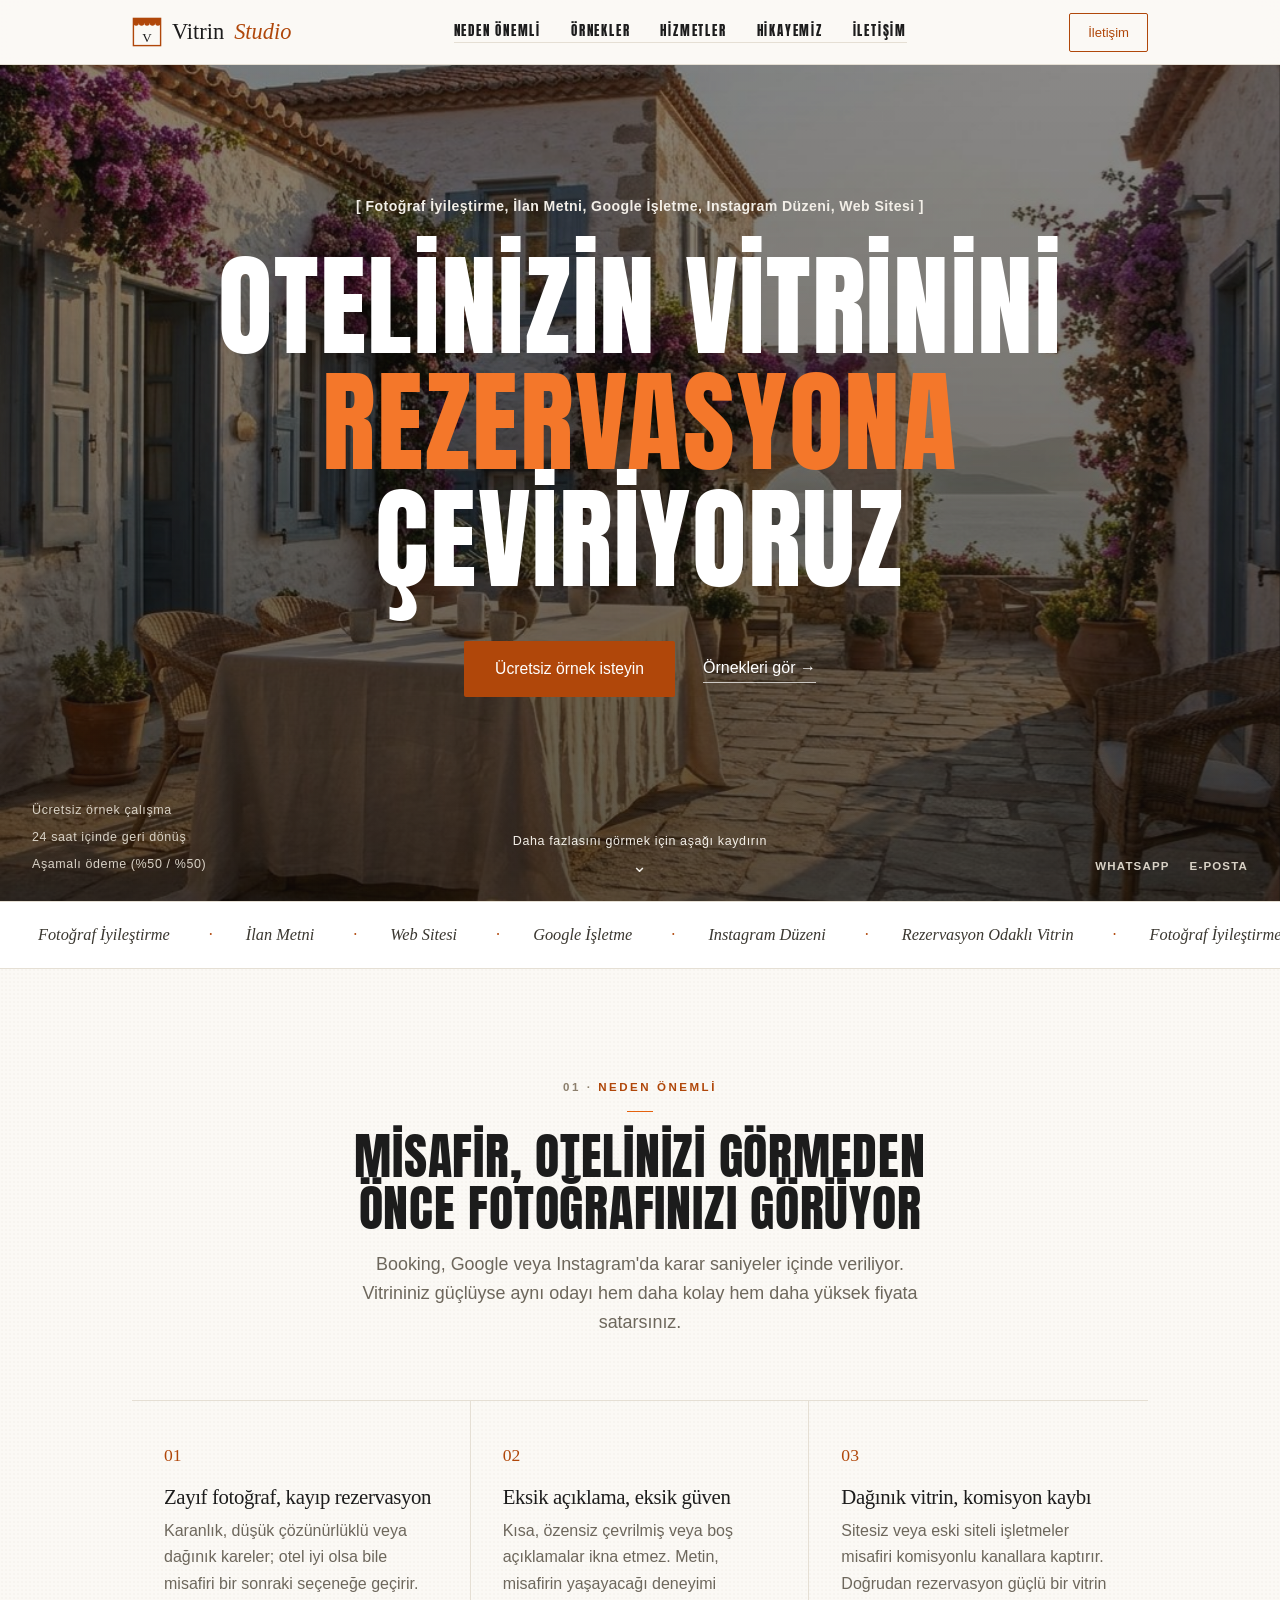
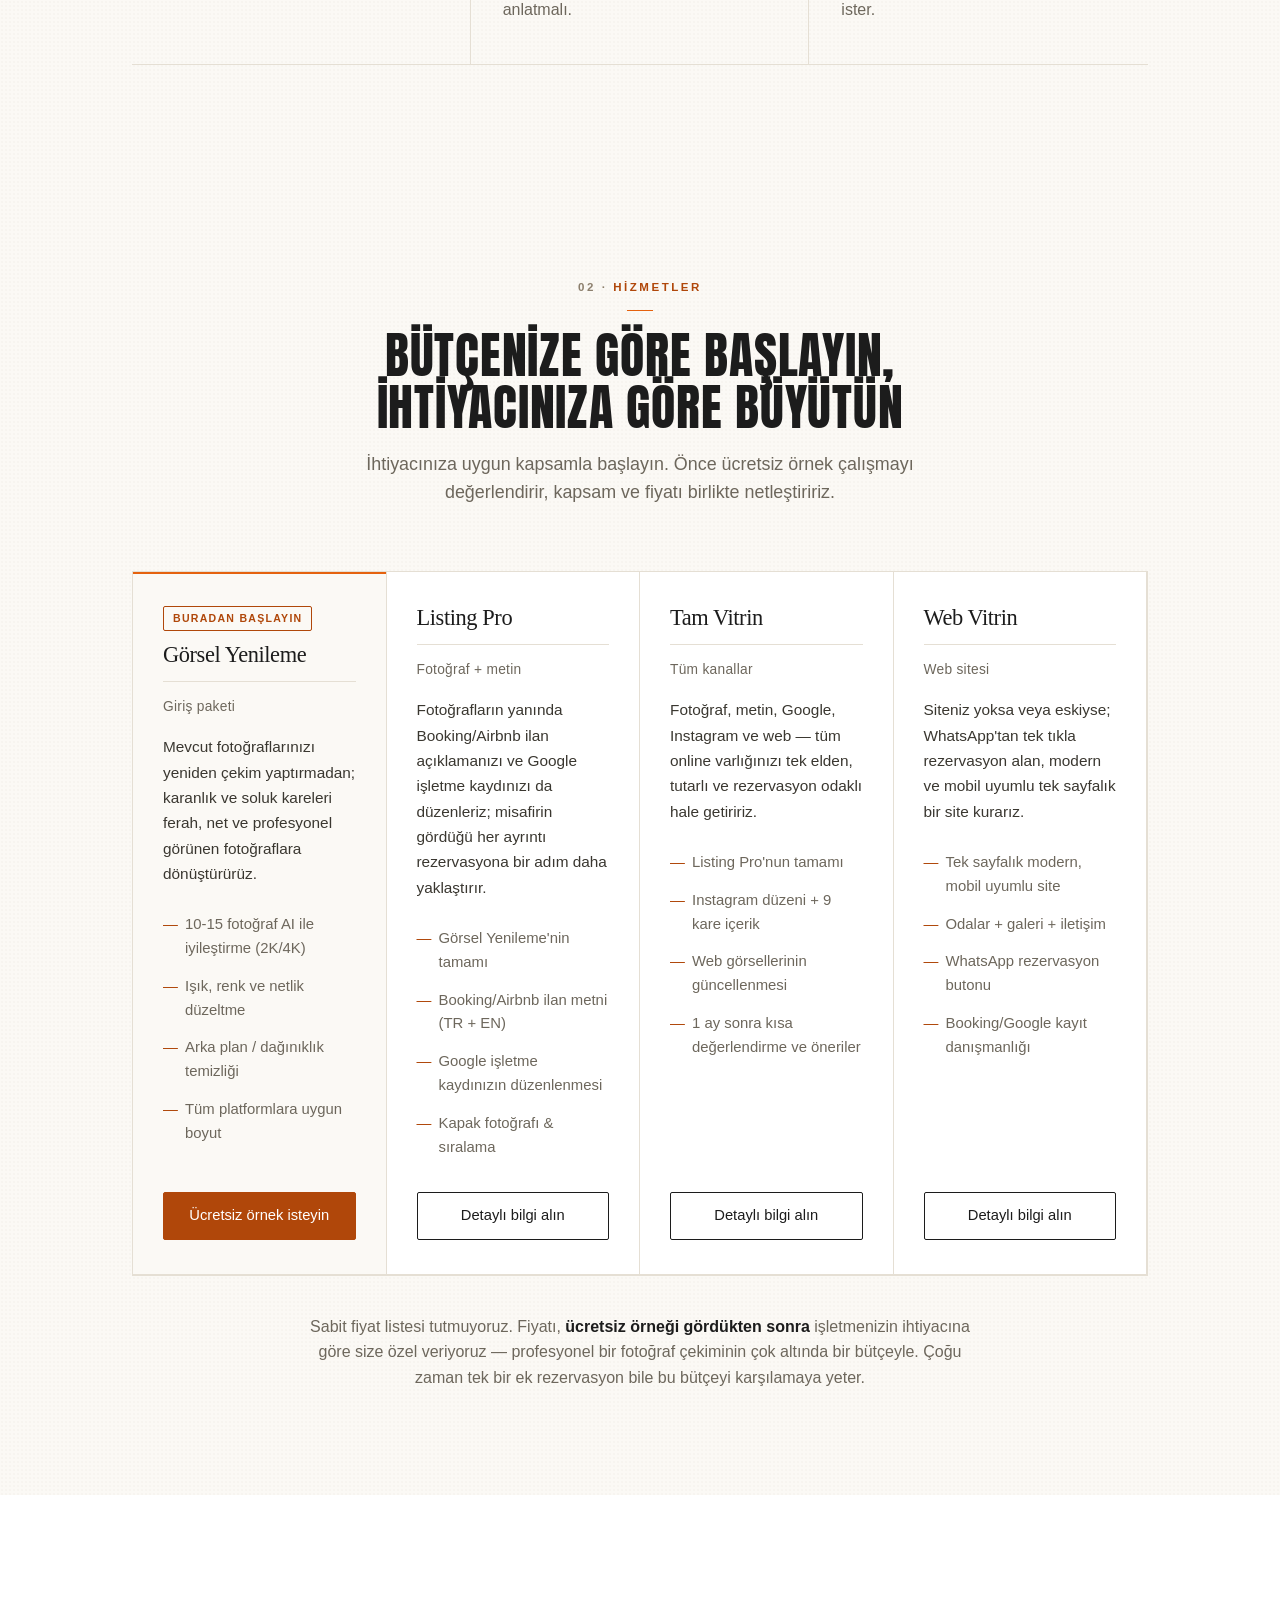
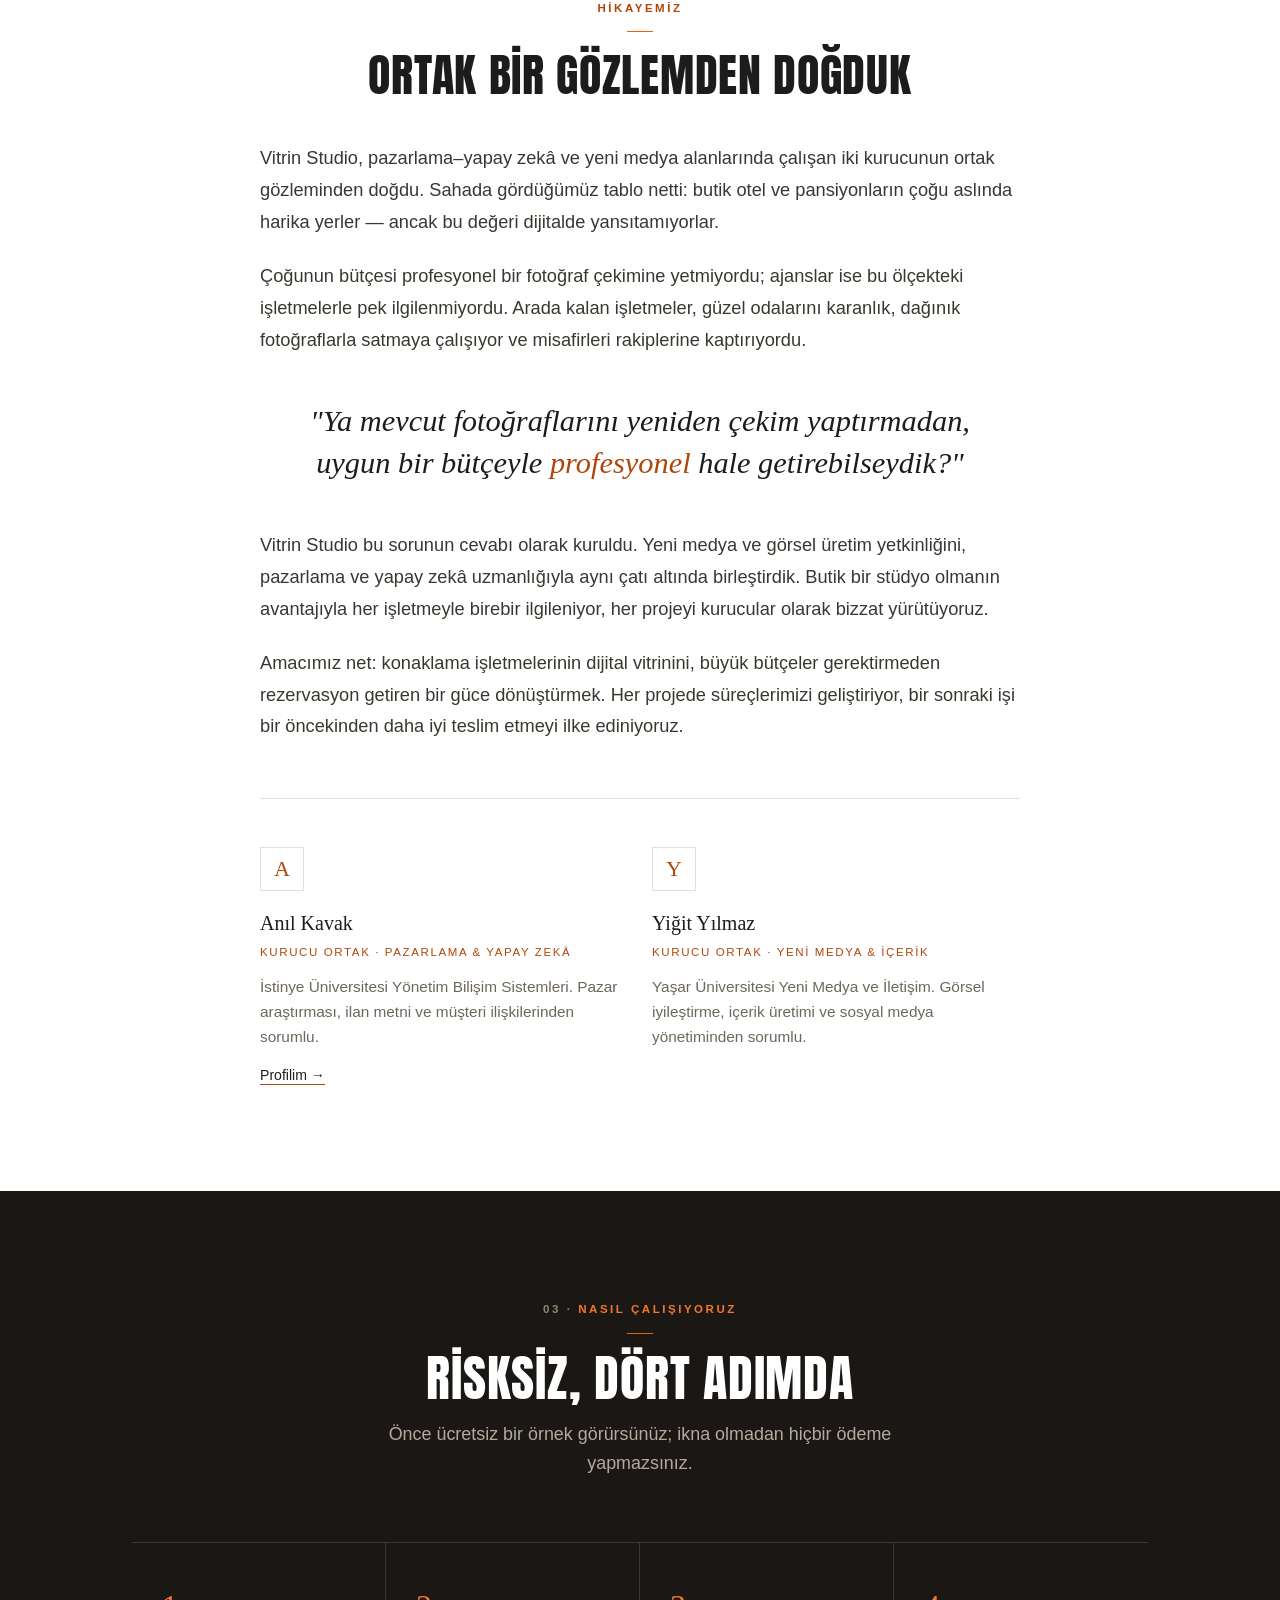
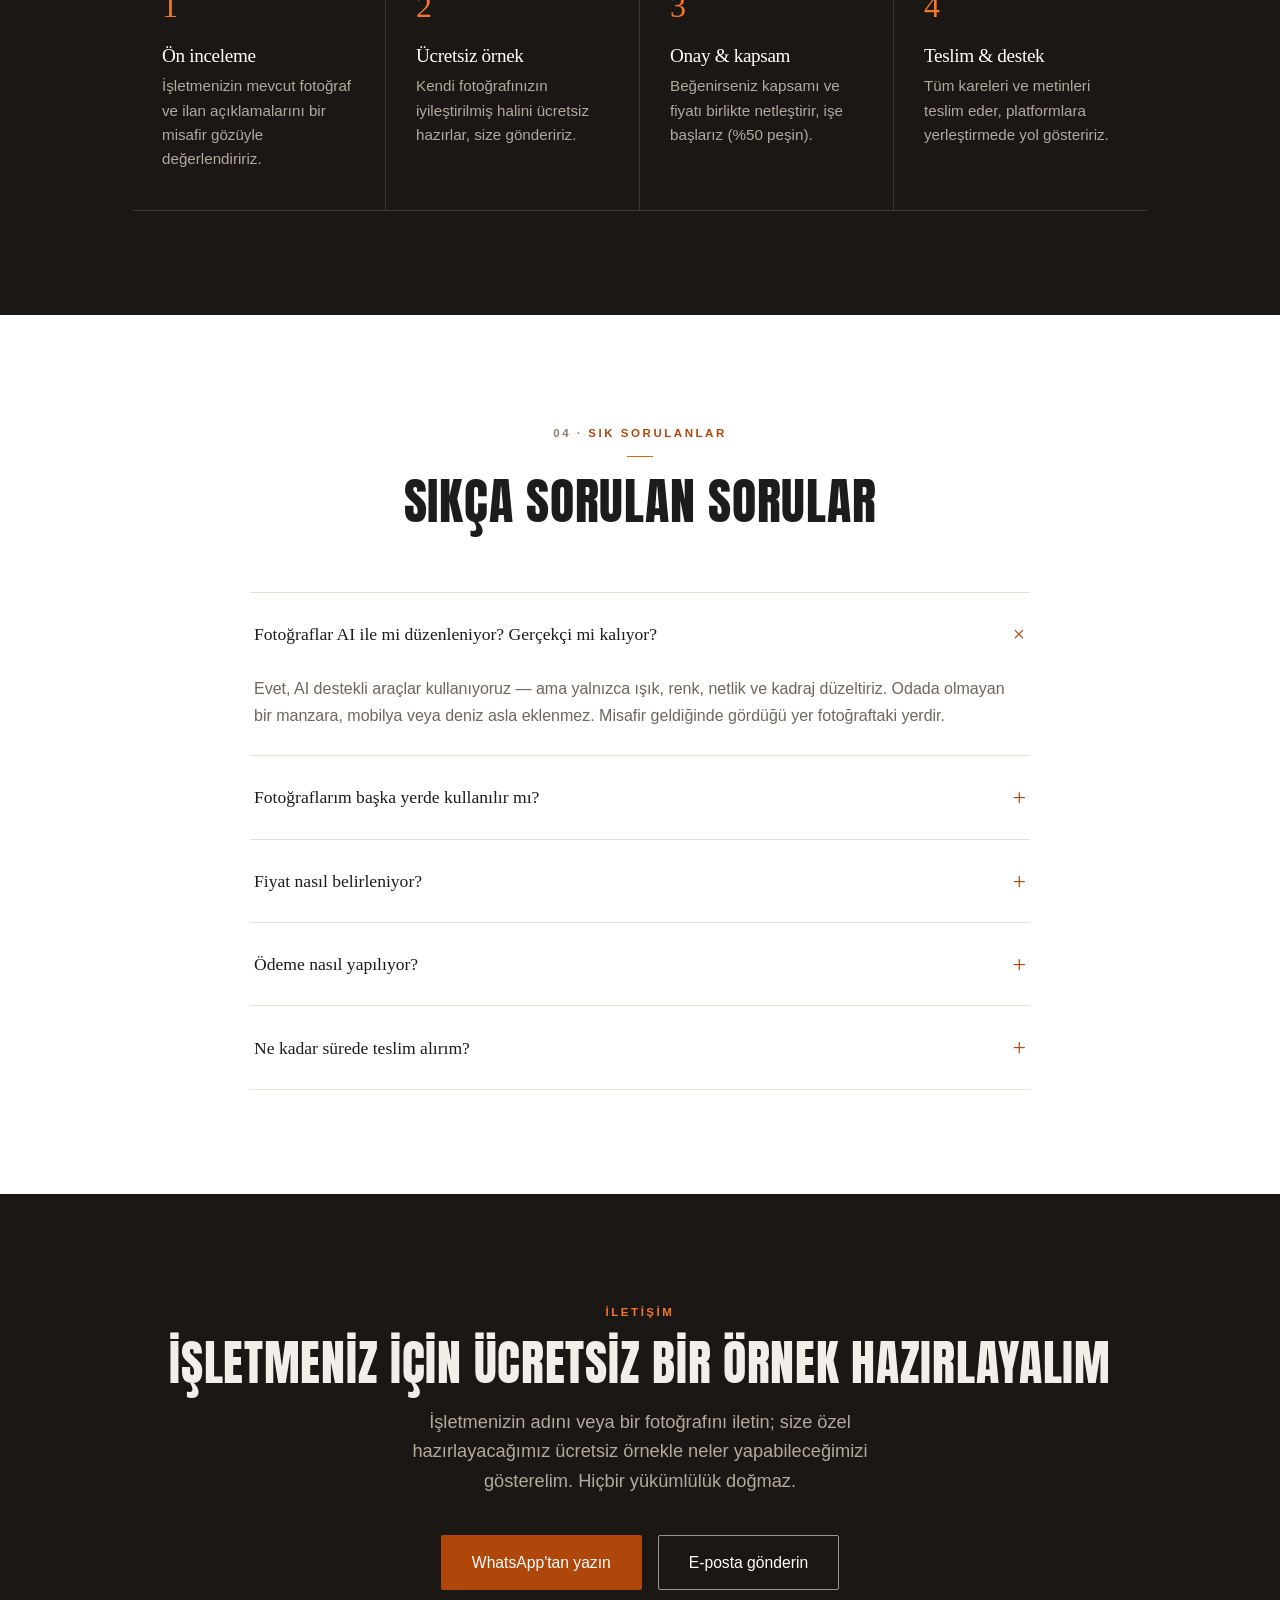
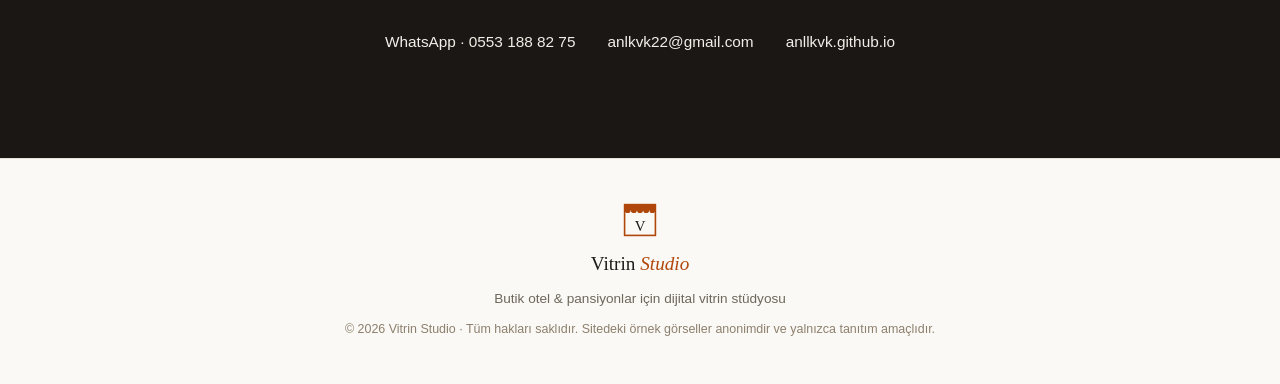
<file: index.html>
<!DOCTYPE html>
<html lang="tr">
<head>
<meta charset="UTF-8">
<meta name="viewport" content="width=device-width, initial-scale=1.0">
<title>Vitrin Studio — Butik Otellerin Dijital Vitrinini Rezervasyona Çeviriyoruz</title>
<meta name="description" content="Vitrin Studio: Butik otel ve pansiyonlar için AI destekli fotoğraf iyileştirme, ilan metni ve web sitesi hizmetleri. Ücretsiz örnek çalışmayla tanışın.">
<link rel="canonical" href="https://anllkvk.github.io/vitrinstudio/">
<meta name="theme-color" content="#b0470a">
<meta property="og:type" content="website">
<meta property="og:locale" content="tr_TR">
<meta property="og:site_name" content="Vitrin Studio">
<meta property="og:title" content="Vitrin Studio — Butik Otellerin Dijital Vitrini">
<meta property="og:description" content="AI destekli fotoğraf iyileştirme, ilan metni ve web sitesi hizmetleri. Ücretsiz örnek çalışmayla tanışın.">
<meta property="og:url" content="https://anllkvk.github.io/vitrinstudio/">
<meta property="og:image" content="https://anllkvk.github.io/vitrinstudio/img/og-kapak.jpg">
<meta property="og:image:width" content="1200">
<meta property="og:image:height" content="630">
<meta property="og:image:alt" content="AI ile iyileştirilmiş otel kahvaltı alanı fotoğrafı — Vitrin Studio örnek çalışması">
<meta name="twitter:card" content="summary_large_image">
<meta name="twitter:title" content="Vitrin Studio — Butik Otellerin Dijital Vitrini">
<meta name="twitter:description" content="AI destekli fotoğraf iyileştirme, ilan metni ve web sitesi hizmetleri. Ücretsiz örnek çalışmayla tanışın.">
<meta name="twitter:image" content="https://anllkvk.github.io/vitrinstudio/img/og-kapak.jpg">
<script type="application/ld+json">
{
  "@context": "https://schema.org",
  "@type": "ProfessionalService",
  "name": "Vitrin Studio",
  "description": "Butik otel ve pansiyonlar için AI destekli fotoğraf iyileştirme, ilan metni ve web sitesi hizmetleri.",
  "url": "https://anllkvk.github.io/vitrinstudio/",
  "image": "https://anllkvk.github.io/vitrinstudio/img/og-kapak.jpg",
  "telephone": "+90-553-188-82-75",
  "email": "anlkvk22@gmail.com",
  "areaServed": "TR",
  "knowsLanguage": ["tr", "en"],
  "founder": [
    { "@type": "Person", "name": "Anıl Kavak", "url": "https://anllkvk.github.io" },
    { "@type": "Person", "name": "Yiğit Yılmaz" }
  ]
}
</script>
<script type="application/ld+json">
{
  "@context": "https://schema.org",
  "@type": "FAQPage",
  "mainEntity": [
    {
      "@type": "Question",
      "name": "Fotoğraflar AI ile mi düzenleniyor? Gerçekçi mi kalıyor?",
      "acceptedAnswer": { "@type": "Answer", "text": "Evet, AI destekli araçlar kullanıyoruz — ama yalnızca ışık, renk, netlik ve kadraj düzeltiriz. Odada olmayan bir manzara, mobilya veya deniz asla eklenmez. Misafir geldiğinde gördüğü yer fotoğraftaki yerdir." }
    },
    {
      "@type": "Question",
      "name": "Fotoğraflarım başka yerde kullanılır mı?",
      "acceptedAnswer": { "@type": "Answer", "text": "Size hazırladığımız ön izleme size özeldir; işletmenizle ilişkilendirilerek izniniz olmadan paylaşılmaz. Sitemizdeki örnekler ise anonimdir — hiçbir işletme adı, konum veya kimlik bilgisi içermez." }
    },
    {
      "@type": "Question",
      "name": "Fiyat nasıl belirleniyor?",
      "acceptedAnswer": { "@type": "Answer", "text": "Sabit bir fiyat listesi tutmuyoruz. Önce ücretsiz örneği görürsünüz; beğenirseniz işletmenizin ihtiyacına göre size özel bir fiyat veririz. Profesyonel bir çekimin çok altında bir bütçedir; çoğu zaman tek bir ek rezervasyon bile masrafı karşılar." }
    },
    {
      "@type": "Question",
      "name": "Ödeme nasıl yapılıyor?",
      "acceptedAnswer": { "@type": "Answer", "text": "%50 peşin, %50 teslimde havale/EFT ile. İş tesliminde basit bir teslim özeti paylaşırız. Detayları görüşmede netleştiririz." }
    },
    {
      "@type": "Question",
      "name": "Ne kadar sürede teslim alırım?",
      "acceptedAnswer": { "@type": "Answer", "text": "Kapsam ve iş büyüklüğüne göre değişir; görsel iyileştirme genellikle birkaç iş günü içinde teslim edilir. Görüşmede net bir tarih veririz." }
    }
  ]
}
</script>
<link rel="icon" href="data:image/svg+xml,%3Csvg xmlns='http://www.w3.org/2000/svg' viewBox='0 0 64 64'%3E%3Crect width='64' height='64' fill='%23fbf9f5'/%3E%3Crect x='3' y='3' width='58' height='58' fill='%23fbf9f5' stroke='%23b0470a' stroke-width='3'/%3E%3Cg fill='%23b0470a'%3E%3Crect x='3' y='3' width='58' height='10'/%3E%3Ccircle cx='8.8' cy='13' r='5.8'/%3E%3Ccircle cx='20.4' cy='13' r='5.8'/%3E%3Ccircle cx='32' cy='13' r='5.8'/%3E%3Ccircle cx='43.6' cy='13' r='5.8'/%3E%3Ccircle cx='55.2' cy='13' r='5.8'/%3E%3C/g%3E%3Ctext x='32' y='53' font-size='28' text-anchor='middle' fill='%231c1c1c' font-family='Georgia,serif'%3EV%3C/text%3E%3C/svg%3E">
<link rel="preload" href="fonts/anton-latin-ext.woff2" as="font" type="font/woff2" crossorigin>
<link rel="preload" href="fonts/anton-latin.woff2" as="font" type="font/woff2" crossorigin>
<link rel="stylesheet" href="css/stil.css">
</head>
<body>
<a href="#main" class="skip">İçeriğe geç</a>

<nav>
  <div class="nav-in">
    <a href="#" class="logo"><img src="img/logo.svg" alt="" width="30" height="30">Vitrin <em>Studio</em></a>
    <details class="mnav" open>
      <summary aria-label="Menü">Menü</summary>
      <div class="nav-links">
        <a href="#deger">Neden Önemli</a>
        <a href="ornekler.html">Örnekler</a>
        <a href="#hizmetler">Hizmetler</a>
        <a href="#hikaye">Hikayemiz</a>
        <a href="#iletisim">İletişim</a>
      </div>
    </details>
    <a href="https://wa.me/905531888275" class="nav-cta" target="_blank" rel="noopener">İletişim</a>
  </div>
</nav>

<!-- HERO -->
<header class="hero">
  <img class="hero-bg" src="img/hero.jpg" alt="" width="1376" height="768" fetchpriority="high" decoding="async">
  <div class="hero-in">
    <p class="hero-brkt">[ Fotoğraf İyileştirme, İlan Metni, Google İşletme, Instagram Düzeni, Web Sitesi ]</p>
    <h1>Otelinizin vitrinini <em>rezervasyona</em> çeviriyoruz</h1>
    <div class="hero-cta">
      <a href="https://wa.me/905531888275?text=Merhaba,%20i%C5%9Fletmem%20i%C3%A7in%20%C3%BCcretsiz%20%C3%B6rnek%20istiyorum." class="btn btn-orange" target="_blank" rel="noopener">Ücretsiz örnek isteyin</a>
      <a href="ornekler.html" class="arrow">Örnekleri gör →</a>
    </div>
  </div>
  <div class="hero-alt">
    <div class="hero-mini">
      <span>Ücretsiz örnek çalışma</span>
      <span>24 saat içinde geri dönüş</span>
      <span>Aşamalı ödeme (%50 / %50)</span>
    </div>
    <a class="hero-scroll" href="#deger"><span>Daha fazlasını görmek için aşağı kaydırın</span><span class="ok">⌄</span></a>
    <div class="hero-soc">
      <a href="https://wa.me/905531888275" target="_blank" rel="noopener">WhatsApp</a>
      <a href="mailto:anlkvk22@gmail.com">E-posta</a>
    </div>
  </div>
</header>

<div class="marquee" aria-hidden="true">
  <div class="marquee-in">
    <span>Fotoğraf İyileştirme</span><span>İlan Metni</span><span>Web Sitesi</span><span>Google İşletme</span><span>Instagram Düzeni</span><span>Rezervasyon Odaklı Vitrin</span>
    <span>Fotoğraf İyileştirme</span><span>İlan Metni</span><span>Web Sitesi</span><span>Google İşletme</span><span>Instagram Düzeni</span><span>Rezervasyon Odaklı Vitrin</span>
  </div>
</div>

<main id="main">

<!-- DEĞER -->
<section id="deger">
  <div class="wrap">
    <div class="sec-head">
      <span class="kicker">Neden Önemli</span>
      <h2>Misafir, otelinizi görmeden önce fotoğrafınızı görüyor</h2>
      <p>Booking, Google veya Instagram'da karar saniyeler içinde veriliyor. Vitrininiz güçlüyse
        aynı odayı hem daha kolay hem daha yüksek fiyata satarsınız.</p>
    </div>
    <div class="grid-3">
      <div class="val"><div class="num">01</div><h3>Zayıf fotoğraf, kayıp rezervasyon</h3><p>Karanlık, düşük çözünürlüklü veya dağınık kareler; otel iyi olsa bile misafiri bir sonraki seçeneğe geçirir.</p></div>
      <div class="val"><div class="num">02</div><h3>Eksik açıklama, eksik güven</h3><p>Kısa, özensiz çevrilmiş veya boş açıklamalar ikna etmez. Metin, misafirin yaşayacağı deneyimi anlatmalı.</p></div>
      <div class="val"><div class="num">03</div><h3>Dağınık vitrin, komisyon kaybı</h3><p>Sitesiz veya eski siteli işletmeler misafiri komisyonlu kanallara kaptırır. Doğrudan rezervasyon güçlü bir vitrin ister.</p></div>
    </div>
  </div>
</section>



<!-- HİZMETLER -->
<section id="hizmetler">
  <div class="wrap">
    <div class="sec-head">
      <span class="kicker">Hizmetler</span>
      <h2>Bütçenize göre başlayın, ihtiyacınıza göre büyütün</h2>
      <p>İhtiyacınıza uygun kapsamla başlayın. Önce ücretsiz örnek çalışmayı değerlendirir,
        kapsam ve fiyatı birlikte netleştiririz.</p>
    </div>
    <div class="paketler">
      <div class="paket one">
        <div class="rozet">Buradan başlayın</div>
        <h3>Görsel Yenileme</h3>
        <div class="scope">Giriş paketi</div>
        <div class="oneri">Mevcut fotoğraflarınızı yeniden çekim yaptırmadan; karanlık ve soluk kareleri ferah, net ve profesyonel görünen fotoğraflara dönüştürürüz.</div>
        <ul>
          <li>10-15 fotoğraf AI ile iyileştirme (2K/4K)</li>
          <li>Işık, renk ve netlik düzeltme</li>
          <li>Arka plan / dağınıklık temizliği</li>
          <li>Tüm platformlara uygun boyut</li>
        </ul>
        <a href="https://wa.me/905531888275?text=G%C3%B6rsel%20Yenileme%20paketi%20hakk%C4%B1nda%20bilgi%20almak%20istiyorum." class="paket-cta" target="_blank" rel="noopener">Ücretsiz örnek isteyin</a>
      </div>
      <div class="paket">
        <h3>Listing Pro</h3>
        <div class="scope">Fotoğraf + metin</div>
        <div class="oneri">Fotoğrafların yanında Booking/Airbnb ilan açıklamanızı ve Google işletme kaydınızı da düzenleriz; misafirin gördüğü her ayrıntı rezervasyona bir adım daha yaklaştırır.</div>
        <ul>
          <li>Görsel Yenileme'nin tamamı</li>
          <li>Booking/Airbnb ilan metni (TR + EN)</li>
          <li>Google işletme kaydınızın düzenlenmesi</li>
          <li>Kapak fotoğrafı &amp; sıralama</li>
        </ul>
        <a href="https://wa.me/905531888275?text=Listing%20Pro%20paketi%20hakk%C4%B1nda%20bilgi%20almak%20istiyorum." class="paket-cta" target="_blank" rel="noopener">Detaylı bilgi alın</a>
      </div>
      <div class="paket">
        <h3>Tam Vitrin</h3>
        <div class="scope">Tüm kanallar</div>
        <div class="oneri">Fotoğraf, metin, Google, Instagram ve web — tüm online varlığınızı tek elden, tutarlı ve rezervasyon odaklı hale getiririz.</div>
        <ul>
          <li>Listing Pro'nun tamamı</li>
          <li>Instagram düzeni + 9 kare içerik</li>
          <li>Web görsellerinin güncellenmesi</li>
          <li>1 ay sonra kısa değerlendirme ve öneriler</li>
        </ul>
        <a href="https://wa.me/905531888275?text=Tam%20Vitrin%20paketi%20hakk%C4%B1nda%20bilgi%20almak%20istiyorum." class="paket-cta" target="_blank" rel="noopener">Detaylı bilgi alın</a>
      </div>
      <div class="paket">
        <h3>Web Vitrin</h3>
        <div class="scope">Web sitesi</div>
        <div class="oneri">Siteniz yoksa veya eskiyse; WhatsApp'tan tek tıkla rezervasyon alan, modern ve mobil uyumlu tek sayfalık bir site kurarız.</div>
        <ul>
          <li>Tek sayfalık modern, mobil uyumlu site</li>
          <li>Odalar + galeri + iletişim</li>
          <li>WhatsApp rezervasyon butonu</li>
          <li>Booking/Google kayıt danışmanlığı</li>
        </ul>
        <a href="https://wa.me/905531888275?text=Web%20Vitrin%20hizmeti%20hakk%C4%B1nda%20bilgi%20almak%20istiyorum." class="paket-cta" target="_blank" rel="noopener">Detaylı bilgi alın</a>
      </div>
    </div>
    <p class="fiyat-note">Sabit fiyat listesi tutmuyoruz. Fiyatı, <b>ücretsiz örneği gördükten sonra</b> işletmenizin
      ihtiyacına göre size özel veriyoruz — profesyonel bir fotoğraf çekiminin çok altında bir bütçeyle.
      Çoğu zaman tek bir ek rezervasyon bile bu bütçeyi karşılamaya yeter.</p>
  </div>
</section>

<!-- HİKAYEMİZ -->
<section id="hikaye" class="alt">
  <div class="wrap hikaye">
    <div class="hikaye-in">
      <span class="kicker">Hikayemiz</span>
      <h2>Ortak bir gözlemden doğduk</h2>
      <p>Vitrin Studio, pazarlama–yapay zekâ ve yeni medya alanlarında çalışan iki kurucunun
        ortak gözleminden doğdu. Sahada gördüğümüz tablo netti: butik otel ve pansiyonların çoğu
        aslında harika yerler — ancak bu değeri dijitalde yansıtamıyorlar.</p>
      <p>Çoğunun bütçesi profesyonel bir fotoğraf çekimine yetmiyordu; ajanslar ise bu ölçekteki
        işletmelerle pek ilgilenmiyordu. Arada kalan işletmeler, güzel odalarını karanlık, dağınık
        fotoğraflarla satmaya çalışıyor ve misafirleri rakiplerine kaptırıyordu.</p>
      <div class="quote">"Ya mevcut fotoğraflarını yeniden çekim yaptırmadan, uygun bir bütçeyle
        <span>profesyonel</span> hale getirebilseydik?"</div>
      <p>Vitrin Studio bu sorunun cevabı olarak kuruldu. Yeni medya ve görsel üretim yetkinliğini,
        pazarlama ve yapay zekâ uzmanlığıyla aynı çatı altında birleştirdik. Butik bir stüdyo
        olmanın avantajıyla her işletmeyle birebir ilgileniyor, her projeyi kurucular olarak
        bizzat yürütüyoruz.</p>
      <p>Amacımız net: konaklama işletmelerinin dijital vitrinini, büyük bütçeler gerektirmeden
        rezervasyon getiren bir güce dönüştürmek. Her projede süreçlerimizi geliştiriyor, bir
        sonraki işi bir öncekinden daha iyi teslim etmeyi ilke ediniyoruz.</p>

      <div class="kurucular">
        <div class="kurucu">
          <div class="mono">A</div>
          <div class="ad">Anıl Kavak</div>
          <div class="unvan">Kurucu Ortak · Pazarlama &amp; Yapay Zekâ</div>
          <p>İstinye Üniversitesi Yönetim Bilişim Sistemleri. Pazar araştırması, ilan metni ve
            müşteri ilişkilerinden sorumlu.</p>
          <a href="https://anllkvk.github.io" target="_blank" rel="noopener">Profilim →</a>
        </div>
        <div class="kurucu">
          <div class="mono">Y</div>
          <div class="ad">Yiğit Yılmaz</div>
          <div class="unvan">Kurucu Ortak · Yeni Medya &amp; İçerik</div>
          <p>Yaşar Üniversitesi Yeni Medya ve İletişim. Görsel iyileştirme, içerik üretimi ve
            sosyal medya yönetiminden sorumlu.</p>
        </div>
      </div>
    </div>
  </div>
</section>

<!-- SÜREÇ -->
<section id="surec" class="dark">
  <div class="wrap">
    <div class="sec-head">
      <span class="kicker">Nasıl Çalışıyoruz</span>
      <h2 style="color:#fff">Risksiz, dört adımda</h2>
      <p>Önce ücretsiz bir örnek görürsünüz; ikna olmadan hiçbir ödeme yapmazsınız.</p>
    </div>
    <div class="steps">
      <div class="step"><div class="no">1</div><h3>Ön inceleme</h3><p>İşletmenizin mevcut fotoğraf ve ilan açıklamalarını bir misafir gözüyle değerlendiririz.</p></div>
      <div class="step"><div class="no">2</div><h3>Ücretsiz örnek</h3><p>Kendi fotoğrafınızın iyileştirilmiş halini ücretsiz hazırlar, size göndeririz.</p></div>
      <div class="step"><div class="no">3</div><h3>Onay &amp; kapsam</h3><p>Beğenirseniz kapsamı ve fiyatı birlikte netleştirir, işe başlarız (%50 peşin).</p></div>
      <div class="step"><div class="no">4</div><h3>Teslim &amp; destek</h3><p>Tüm kareleri ve metinleri teslim eder, platformlara yerleştirmede yol gösteririz.</p></div>
    </div>
  </div>
</section>

<!-- SSS -->
<section id="sss" class="alt">
  <div class="wrap">
    <div class="sec-head">
      <span class="kicker">Sık Sorulanlar</span>
      <h2>Sıkça sorulan sorular</h2>
    </div>
    <div class="sss-list">
      <details open><summary>Fotoğraflar AI ile mi düzenleniyor? Gerçekçi mi kalıyor?</summary><p>Evet, AI destekli araçlar kullanıyoruz — ama yalnızca ışık, renk, netlik ve kadraj düzeltiriz. Odada olmayan bir manzara, mobilya veya deniz asla eklenmez. Misafir geldiğinde gördüğü yer fotoğraftaki yerdir.</p></details>
      <details><summary>Fotoğraflarım başka yerde kullanılır mı?</summary><p>Size hazırladığımız ön izleme size özeldir; işletmenizle ilişkilendirilerek izniniz olmadan paylaşılmaz. Sitemizdeki örnekler ise anonimdir — hiçbir işletme adı, konum veya kimlik bilgisi içermez.</p></details>
      <details><summary>Fiyat nasıl belirleniyor?</summary><p>Sabit bir fiyat listesi tutmuyoruz. Önce ücretsiz örneği görürsünüz; beğenirseniz işletmenizin ihtiyacına göre size özel bir fiyat veririz. Profesyonel bir çekimin çok altında bir bütçedir; çoğu zaman tek bir ek rezervasyon bile masrafı karşılar.</p></details>
      <details><summary>Ödeme nasıl yapılıyor?</summary><p>%50 peşin, %50 teslimde havale/EFT ile. İş tesliminde basit bir teslim özeti paylaşırız. Detayları görüşmede netleştiririz.</p></details>
      <details><summary>Ne kadar sürede teslim alırım?</summary><p>Kapsam ve iş büyüklüğüne göre değişir; görsel iyileştirme genellikle birkaç iş günü içinde teslim edilir. Görüşmede net bir tarih veririz.</p></details>
    </div>
  </div>
</section>

<!-- İLETİŞİM -->
<section id="iletisim" class="iletisim">
  <div class="wrap">
    <span class="kicker">İletişim</span>
    <h2>İşletmeniz için ücretsiz bir örnek hazırlayalım</h2>
    <p class="lead">İşletmenizin adını veya bir fotoğrafını iletin; size özel hazırlayacağımız ücretsiz örnekle neler yapabileceğimizi gösterelim. Hiçbir yükümlülük doğmaz.</p>
    <div class="il-btns">
      <a href="https://wa.me/905531888275?text=Merhaba,%20i%C5%9Fletmem%20i%C3%A7in%20%C3%BCcretsiz%20%C3%B6rnek%20istiyorum." class="btn btn-orange" target="_blank" rel="noopener">WhatsApp'tan yazın</a>
      <a href="mailto:anlkvk22@gmail.com?subject=%C3%9Ccretsiz%20%C3%B6rnek%20talebi" class="btn btn-lightline">E-posta gönderin</a>
    </div>
    <div class="il-sec">
      <a href="https://wa.me/905531888275" target="_blank" rel="noopener">WhatsApp · 0553 188 82 75</a>
      <a href="mailto:anlkvk22@gmail.com">anlkvk22@gmail.com</a>
      <a href="https://anllkvk.github.io" target="_blank" rel="noopener">anllkvk.github.io</a>
    </div>
  </div>
</section>

</main>

<footer>
  <div class="wrap">
    <img src="img/logo.svg" alt="" width="34" height="34" class="fmark" loading="lazy">
    <div class="flogo">Vitrin <em>Studio</em></div>
    <div>Butik otel &amp; pansiyonlar için dijital vitrin stüdyosu</div>
    <div class="fnote">© 2026 Vitrin Studio · Tüm hakları saklıdır. Sitedeki örnek görseller anonimdir ve yalnızca tanıtım amaçlıdır.</div>
  </div>
</footer>

<script src="js/site.js" defer></script>
<script data-goatcounter="https://anllkvk.goatcounter.com/count" async src="https://gc.zgo.at/count.js"></script>
</body>
</html>
</file>
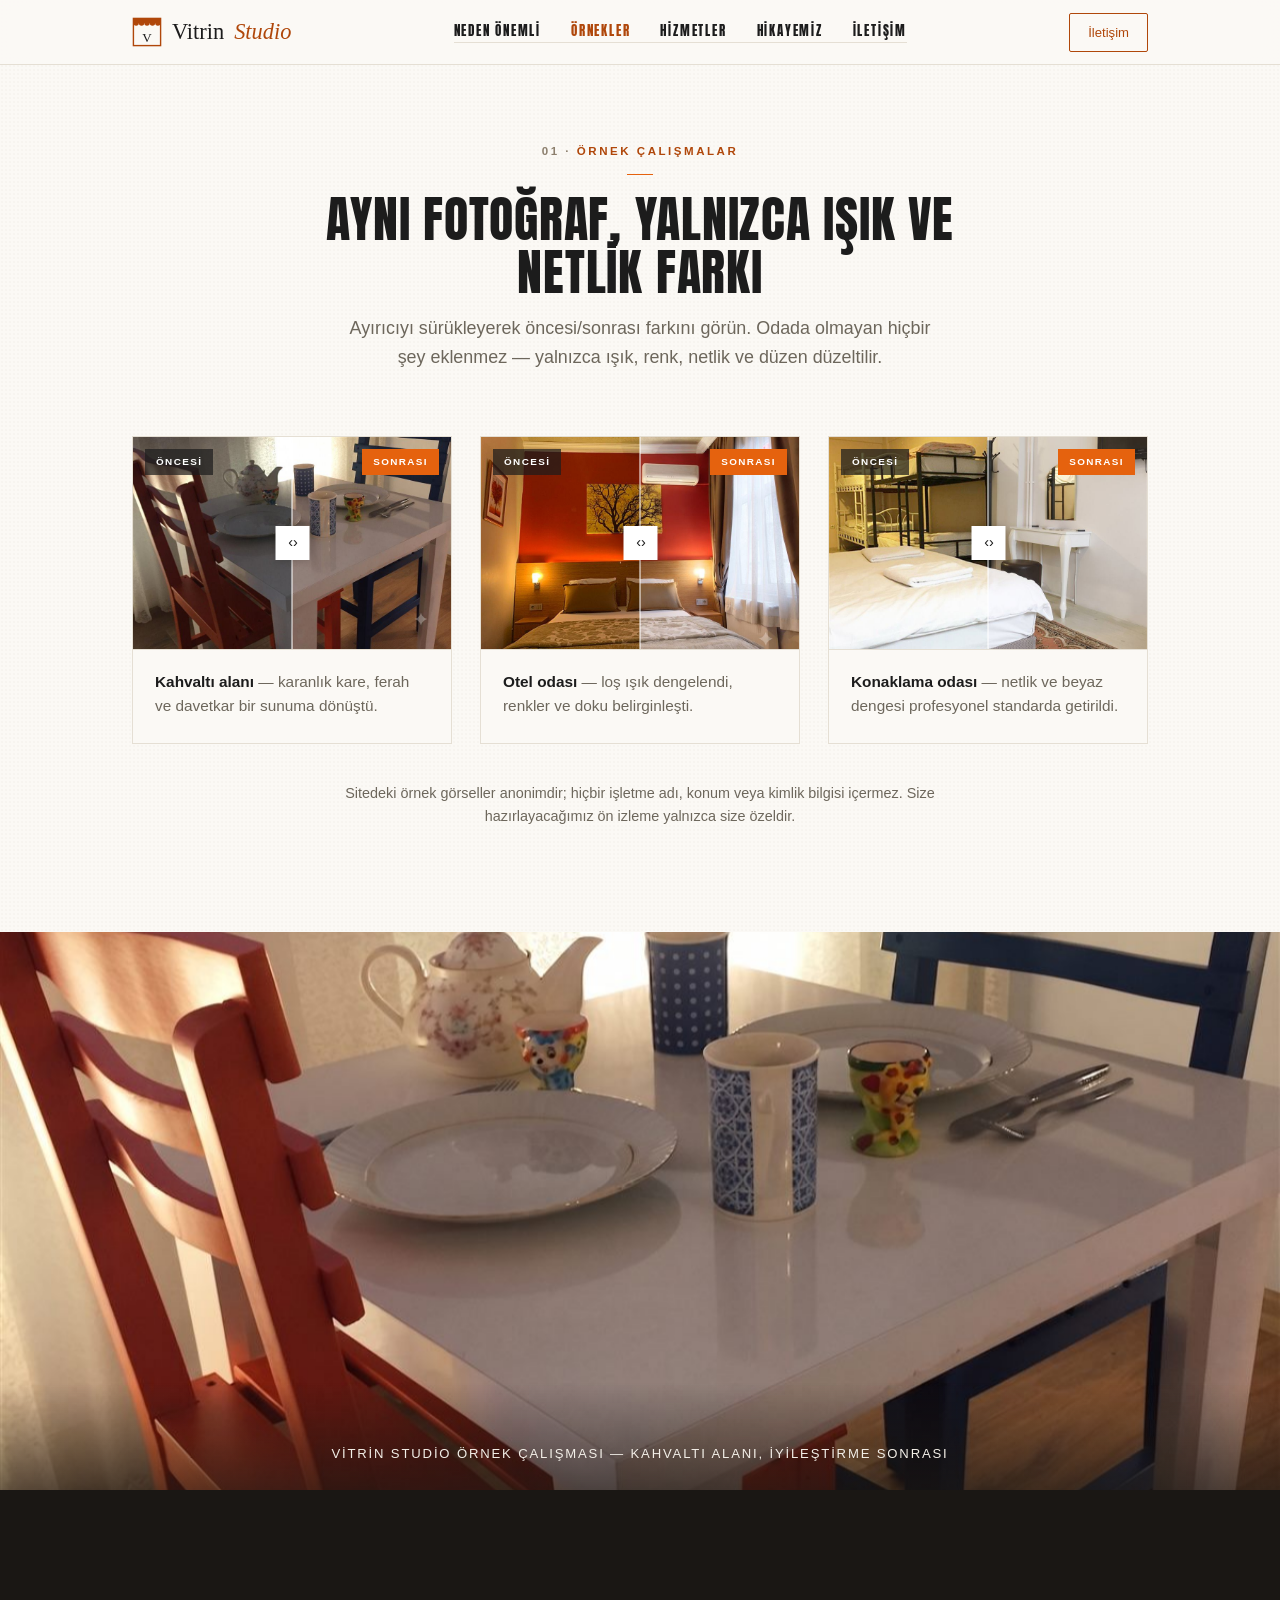
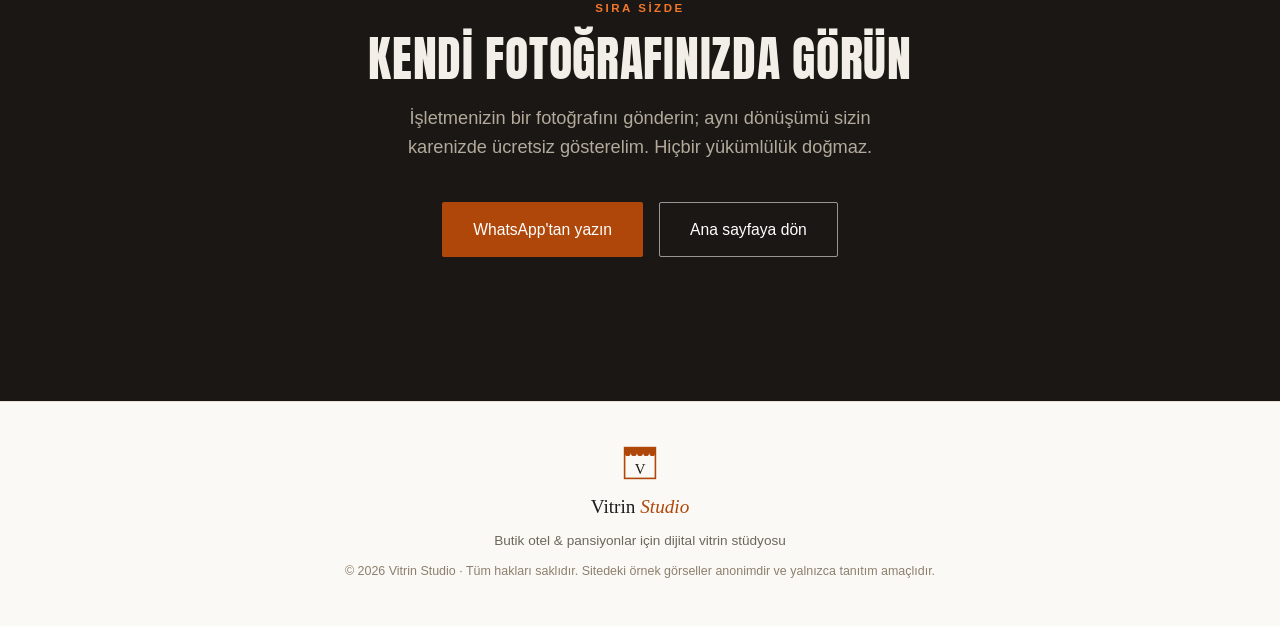
<file: ornekler.html>
<!DOCTYPE html>
<html lang="tr">
<head>
<meta charset="UTF-8">
<meta name="viewport" content="width=device-width, initial-scale=1.0">
<title>Örnek Çalışmalar — Vitrin Studio</title>
<meta name="description" content="Vitrin Studio örnek çalışmaları: AI destekli fotoğraf iyileştirmenin öncesi/sonrası karşılaştırmaları. Ayırıcıyı sürükleyerek farkı görün.">
<link rel="canonical" href="https://anllkvk.github.io/vitrinstudio/ornekler.html">
<meta name="theme-color" content="#b0470a">
<meta property="og:type" content="website">
<meta property="og:locale" content="tr_TR">
<meta property="og:site_name" content="Vitrin Studio">
<meta property="og:title" content="Örnek Çalışmalar — Vitrin Studio">
<meta property="og:description" content="AI destekli fotoğraf iyileştirmenin öncesi/sonrası karşılaştırmaları.">
<meta property="og:url" content="https://anllkvk.github.io/vitrinstudio/ornekler.html">
<meta property="og:image" content="https://anllkvk.github.io/vitrinstudio/img/og-kapak.jpg">
<meta property="og:image:width" content="1200">
<meta property="og:image:height" content="630">
<meta name="twitter:card" content="summary_large_image">
<link rel="icon" href="data:image/svg+xml,%3Csvg xmlns='http://www.w3.org/2000/svg' viewBox='0 0 64 64'%3E%3Crect width='64' height='64' fill='%23fbf9f5'/%3E%3Crect x='3' y='3' width='58' height='58' fill='%23fbf9f5' stroke='%23b0470a' stroke-width='3'/%3E%3Cg fill='%23b0470a'%3E%3Crect x='3' y='3' width='58' height='10'/%3E%3Ccircle cx='8.8' cy='13' r='5.8'/%3E%3Ccircle cx='20.4' cy='13' r='5.8'/%3E%3Ccircle cx='32' cy='13' r='5.8'/%3E%3Ccircle cx='43.6' cy='13' r='5.8'/%3E%3Ccircle cx='55.2' cy='13' r='5.8'/%3E%3C/g%3E%3Ctext x='32' y='53' font-size='28' text-anchor='middle' fill='%231c1c1c' font-family='Georgia,serif'%3EV%3C/text%3E%3C/svg%3E">
<link rel="preload" href="fonts/anton-latin-ext.woff2" as="font" type="font/woff2" crossorigin>
<link rel="preload" href="fonts/anton-latin.woff2" as="font" type="font/woff2" crossorigin>
<link rel="stylesheet" href="css/stil.css">
</head>
<body>
<a href="#main" class="skip">İçeriğe geç</a>

<nav>
  <div class="nav-in">
    <a href="index.html" class="logo"><img src="img/logo.svg" alt="" width="30" height="30">Vitrin <em>Studio</em></a>
    <details class="mnav" open>
      <summary aria-label="Menü">Menü</summary>
      <div class="nav-links">
        <a href="index.html#deger">Neden Önemli</a>
        <a href="ornekler.html" class="aktif">Örnekler</a>
        <a href="index.html#hizmetler">Hizmetler</a>
        <a href="index.html#hikaye">Hikayemiz</a>
        <a href="index.html#iletisim">İletişim</a>
      </div>
    </details>
    <a href="https://wa.me/905531888275" class="nav-cta" target="_blank" rel="noopener">İletişim</a>
  </div>
</nav>

<main id="main">

<!-- SAYFA BAŞLIĞI -->
<section class="sayfa-bas">
  <div class="wrap">
    <div class="sec-head">
      <span class="kicker">Örnek Çalışmalar</span>
      <h2>Aynı fotoğraf, yalnızca ışık ve netlik farkı</h2>
      <p>Ayırıcıyı sürükleyerek öncesi/sonrası farkını görün. Odada olmayan hiçbir şey eklenmez —
        yalnızca ışık, renk, netlik ve düzen düzeltilir.</p>
    </div>
    <div class="ba-grid">
      <div class="ba">
        <div class="ba-view">
          <span class="ba-lbl b">Öncesi</span><span class="ba-lbl a">Sonrası</span>
          <img src="img/ornek-1-before.jpg" alt="Kahvaltı alanı — iyileştirme öncesi" class="ba-before" loading="lazy" decoding="async" width="900" height="600">
          <img src="img/ornek-1-after.jpg" alt="Kahvaltı alanı — iyileştirme sonrası" class="ba-after" loading="lazy" decoding="async" width="900" height="600">
          <div class="ba-divider"></div>
          <input type="range" min="0" max="100" value="50" class="ba-range" aria-label="Öncesi/sonrası ayırıcı">
        </div>
        <div class="ba-cap"><b>Kahvaltı alanı</b> — karanlık kare, ferah ve davetkar bir sunuma dönüştü.</div>
      </div>
      <div class="ba">
        <div class="ba-view">
          <span class="ba-lbl b">Öncesi</span><span class="ba-lbl a">Sonrası</span>
          <img src="img/ornek-2-before.jpg" alt="Otel odası — iyileştirme öncesi" class="ba-before" loading="lazy" decoding="async" width="900" height="600">
          <img src="img/ornek-2-after.jpg" alt="Otel odası — iyileştirme sonrası" class="ba-after" loading="lazy" decoding="async" width="900" height="600">
          <div class="ba-divider"></div>
          <input type="range" min="0" max="100" value="50" class="ba-range" aria-label="Öncesi/sonrası ayırıcı">
        </div>
        <div class="ba-cap"><b>Otel odası</b> — loş ışık dengelendi, renkler ve doku belirginleşti.</div>
      </div>
      <div class="ba">
        <div class="ba-view">
          <span class="ba-lbl b">Öncesi</span><span class="ba-lbl a">Sonrası</span>
          <img src="img/ornek-3-before.jpg" alt="Konaklama odası — iyileştirme öncesi" class="ba-before" loading="lazy" decoding="async" width="900" height="600">
          <img src="img/ornek-3-after.jpg" alt="Konaklama odası — iyileştirme sonrası" class="ba-after" loading="lazy" decoding="async" width="900" height="600">
          <div class="ba-divider"></div>
          <input type="range" min="0" max="100" value="50" class="ba-range" aria-label="Öncesi/sonrası ayırıcı">
        </div>
        <div class="ba-cap"><b>Konaklama odası</b> — netlik ve beyaz dengesi profesyonel standarda getirildi.</div>
      </div>
    </div>
    <p class="center-note">Sitedeki örnek görseller anonimdir; hiçbir işletme adı, konum veya kimlik
      bilgisi içermez. Size hazırlayacağımız ön izleme yalnızca size özeldir.</p>
  </div>
</section>

<!-- GÖRSEL BANT -->
<div class="band">
  <img src="img/og-kapak.jpg" alt="AI ile iyileştirilmiş otel kahvaltı alanı — Vitrin Studio örnek çalışması" loading="lazy" decoding="async" width="1200" height="630">
  <div class="band-cap">Vitrin Studio örnek çalışması — Kahvaltı alanı, iyileştirme sonrası</div>
</div>

<!-- CTA -->
<section class="iletisim">
  <div class="wrap">
    <span class="kicker">Sıra Sizde</span>
    <h2>Kendi fotoğrafınızda görün</h2>
    <p class="lead">İşletmenizin bir fotoğrafını gönderin; aynı dönüşümü sizin karenizde
      ücretsiz gösterelim. Hiçbir yükümlülük doğmaz.</p>
    <div class="il-btns">
      <a href="https://wa.me/905531888275?text=Merhaba,%20i%C5%9Fletmem%20i%C3%A7in%20%C3%BCcretsiz%20%C3%B6rnek%20istiyorum." class="btn btn-orange" target="_blank" rel="noopener">WhatsApp'tan yazın</a>
      <a href="index.html" class="btn btn-lightline">Ana sayfaya dön</a>
    </div>
  </div>
</section>

</main>

<footer>
  <div class="wrap">
    <img src="img/logo.svg" alt="" width="34" height="34" class="fmark" loading="lazy">
    <div class="flogo">Vitrin <em>Studio</em></div>
    <div>Butik otel &amp; pansiyonlar için dijital vitrin stüdyosu</div>
    <div class="fnote">© 2026 Vitrin Studio · Tüm hakları saklıdır. Sitedeki örnek görseller anonimdir ve yalnızca tanıtım amaçlıdır.</div>
  </div>
</footer>

<script src="js/site.js" defer></script>
<script data-goatcounter="https://anllkvk.goatcounter.com/count" async src="https://gc.zgo.at/count.js"></script>
</body>
</html>
</file>
<file: css/stil.css>
@font-face{font-family:'Anton';font-style:normal;font-weight:400;font-display:swap;
    src:url(../fonts/anton-latin-ext.woff2) format('woff2');
    unicode-range:U+0100-02BA,U+02BD-02C5,U+02C7-02CC,U+02CE-02D7,U+02DD-02FF,U+0304,U+0308,U+0329,U+1D00-1DBF,U+1E00-1E9F,U+1EF2-1EFF,U+2020,U+20A0-20AB,U+20AD-20C0,U+2113,U+2C60-2C7F,U+A720-A7FF;}
  @font-face{font-family:'Anton';font-style:normal;font-weight:400;font-display:swap;
    src:url(../fonts/anton-latin.woff2) format('woff2');
    unicode-range:U+0000-00FF,U+0131,U+0152-0153,U+02BB-02BC,U+02C6,U+02DA,U+02DC,U+0304,U+0308,U+0329,U+2000-206F,U+20AC,U+2122,U+2191,U+2193,U+2212,U+2215,U+FEFF,U+FFFD;}
  :root{
    --paper:#fbf9f5; --white:#ffffff; --dark:#1a1714;
    --ink:#1c1c1c; --soft:#3a3730; --muted:#6d675c; --stone:#8c7f6d;
    --orange:#e5620e; --orange-text:#b0470a; --orange-lt:#f4772a; --line:#e5dfd4;
  }
  *{margin:0;padding:0;box-sizing:border-box;}
  html{scroll-behavior:smooth;-webkit-text-size-adjust:100%;}
  body{font-family:-apple-system,BlinkMacSystemFont,"Segoe UI",Roboto,Helvetica,Arial,sans-serif;
    color:var(--ink);background-color:var(--paper);line-height:1.6;-webkit-font-smoothing:antialiased;
    background-image:radial-gradient(rgba(140,127,109,.035) 1px, transparent 1px);background-size:4px 4px;
    counter-reset:sec;overflow-x:hidden;}
  h3,.serif{font-family:Georgia,"Times New Roman",serif;font-weight:500;letter-spacing:-.018em;line-height:1.08;}
  h1,h2{font-family:'Anton',Impact,'Arial Narrow',sans-serif;font-weight:400;text-transform:uppercase;letter-spacing:.015em;line-height:1.04;}
  a{color:inherit;text-decoration:none;}
  img{max-width:100%;display:block;}
  .wrap{max-width:1080px;margin:0 auto;padding:0 32px;}
  .kicker{display:inline-block;font-size:.72rem;letter-spacing:.22em;text-transform:uppercase;color:var(--orange-text);font-weight:600;margin-bottom:18px;}

  a:focus-visible,button:focus-visible,summary:focus-visible,
  .btn:focus-visible,.nav-cta:focus-visible,.paket-cta:focus-visible{outline:2px solid var(--orange);outline-offset:3px;border-radius:2px;}
  .ba-range:focus-visible{outline:2px solid #fff;outline-offset:-2px;}
  .skip{position:absolute;left:-9999px;top:0;background:var(--orange-text);color:#fff;padding:10px 16px;z-index:300;}
  .skip:focus{left:8px;top:8px;}

  /* NAV */
  nav{position:sticky;top:0;z-index:100;background:rgba(251,249,245,.9);backdrop-filter:blur(12px);-webkit-backdrop-filter:blur(12px);border-bottom:1px solid var(--line);}
  .nav-in{max-width:1080px;margin:0 auto;padding:0 32px;height:64px;display:flex;align-items:center;justify-content:space-between;gap:16px;}
  .logo{display:inline-flex;align-items:center;gap:10px;font-family:Georgia,serif;font-size:1.4rem;color:var(--ink);}
  .logo img{width:30px;height:30px;flex-shrink:0;}
  .logo em{color:var(--orange-text);font-style:italic;}
  .mnav>summary{display:none;}
  .nav-links{display:flex;gap:30px;align-items:center;}
  .nav-links a{font-family:'Anton',Impact,'Arial Narrow',sans-serif;font-size:.8rem;letter-spacing:.14em;text-transform:uppercase;color:var(--ink);transition:color .15s;}
  .nav-links a:hover{color:var(--orange-text);}
  .nav-cta{border:1px solid var(--orange-text);color:var(--orange-text);padding:8px 18px;font-size:.82rem;font-weight:500;border-radius:2px;transition:background .15s,color .15s;white-space:nowrap;}
  .nav-cta:hover{background:var(--orange-text);color:#fff;}

  /* BUTTONS */
  .btn{display:inline-flex;align-items:center;gap:8px;padding:14px 30px;border-radius:2px;font-size:.98rem;font-weight:500;transition:background .2s,color .2s,transform .2s,letter-spacing .2s;cursor:pointer;border:1px solid transparent;}
  .btn-orange{background:var(--orange-text);color:#fff;}
  .btn-orange:hover{background:#943a06;transform:translateY(-1px);letter-spacing:.01em;}
  .btn-lightline{background:transparent;color:#fff;border-color:rgba(255,255,255,.55);}
  .btn-lightline:hover{background:#fff;color:var(--ink);}
  .arrow{color:var(--orange-text);font-weight:500;border-bottom:1px solid var(--orange-text);padding-bottom:2px;transition:opacity .15s;}
  .arrow:hover{opacity:.65;}

  /* HERO */
  .hero{position:relative;min-height:calc(100vh - 64px);display:flex;align-items:center;justify-content:center;text-align:center;overflow:hidden;background:var(--dark);}
  .hero-bg{position:absolute;left:0;top:-6%;width:100%;height:112%;object-fit:cover;will-change:transform;}
  .hero::after{content:"";position:absolute;inset:0;background:linear-gradient(rgba(16,13,10,.48),rgba(16,13,10,.68));}
  .hero-in{position:relative;z-index:2;max-width:1080px;margin:0 auto;padding:96px 32px 170px;color:#fff;}
  .hero-brkt{font-size:.88rem;font-weight:600;letter-spacing:.03em;color:#f3efe8;margin-bottom:30px;}
  .hero h1{font-size:clamp(2.7rem,9.2vw,7rem);color:#fff;margin-bottom:44px;text-wrap:balance;}
  .hero h1 em{font-style:normal;color:var(--orange-lt);}
  .hero-cta{display:flex;flex-wrap:wrap;gap:16px 28px;align-items:center;justify-content:center;}
  .hero .arrow{color:#fff;border-bottom-color:rgba(255,255,255,.7);}
  .hero-alt{position:absolute;left:0;right:0;bottom:0;z-index:2;display:flex;align-items:flex-end;justify-content:space-between;gap:18px;padding:0 32px 26px;color:#d9d2c6;font-size:.78rem;letter-spacing:.05em;}
  .hero-mini{display:flex;flex-direction:column;gap:7px;text-align:left;}
  .hero-scroll{position:absolute;left:50%;transform:translateX(-50%);bottom:26px;display:flex;flex-direction:column;align-items:center;gap:5px;color:#f3efe8;}
  .hero-scroll .ok{font-size:1.15rem;line-height:1;}
  .hero-soc{display:flex;gap:20px;font-weight:600;letter-spacing:.1em;text-transform:uppercase;font-size:.72rem;}
  .hero-soc a:hover{color:var(--orange-lt);}

  /* SECTIONS */
  section{padding:104px 0;}
  .sec-head{counter-increment:sec;}
  .alt{background:var(--white);}
  .dark{background:var(--dark);color:#f3efe8;}
  .sec-head{text-align:center;max-width:680px;margin:0 auto 64px;}
  .sec-head .kicker::before{content:"0" counter(sec) "  ·  ";color:var(--stone);}
  .sec-head .kicker::after{content:"";display:block;width:26px;height:1px;background:var(--orange);margin:14px auto 0;}
  .sec-head h2{font-size:clamp(2rem,4.6vw,3.15rem);margin-bottom:16px;}
  .sec-head p{color:var(--muted);font-size:1.12rem;max-width:60ch;margin:0 auto;}
  .dark .sec-head p{color:#b3aa9c;}
  .dark .sec-head .kicker{color:var(--orange-lt);}
  .dark .sec-head .kicker::before{color:#8f8578;}

  /* DEĞER */
  .grid-3{display:grid;grid-template-columns:repeat(auto-fit,minmax(260px,1fr));gap:0;border-top:1px solid var(--line);}
  .val{padding:40px 32px;border-bottom:1px solid var(--line);}
  .grid-3 .val:not(:last-child){border-right:1px solid var(--line);}
  .val .num{font-family:Georgia,serif;font-size:1.1rem;color:var(--orange-text);margin-bottom:16px;font-variant-numeric:tabular-nums;}
  .val h3{font-size:1.3rem;margin-bottom:10px;}
  .val p{color:var(--muted);font-size:1rem;line-height:1.65;}

  /* BEFORE/AFTER */
  .ba-grid{display:grid;grid-template-columns:repeat(auto-fit,minmax(300px,1fr));gap:28px;}
  .ba{background:var(--paper);border:1px solid var(--line);}
  .alt .ba{background:var(--white);}
  .ba-view{position:relative;width:100%;aspect-ratio:3/2;overflow:hidden;user-select:none;}
  .ba-view img{position:absolute;inset:0;width:100%;height:100%;object-fit:cover;pointer-events:none;}
  .ba-after{clip-path:inset(0 0 0 50%);}
  .ba-range{position:absolute;inset:0;width:100%;height:100%;margin:0;opacity:0;cursor:ew-resize;z-index:5;touch-action:none;}
  .ba-divider{position:absolute;top:0;bottom:0;left:50%;width:1px;background:#fff;z-index:3;transform:translateX(-.5px);}
  .ba-divider::after{content:"‹ ›";position:absolute;top:50%;left:50%;transform:translate(-50%,-50%);width:34px;height:34px;background:#fff;color:var(--ink);display:flex;align-items:center;justify-content:center;font-size:.9rem;letter-spacing:-2px;box-shadow:0 1px 8px rgba(0,0,0,.2);}
  .ba-lbl{position:absolute;top:12px;z-index:4;font-size:.62rem;font-weight:600;letter-spacing:.14em;padding:5px 11px;color:#fff;text-transform:uppercase;}
  .ba-lbl.b{left:12px;background:rgba(28,28,28,.7);}
  .ba-lbl.a{right:12px;background:var(--orange);}
  .ba-cap{padding:20px 22px 24px;border-top:1px solid var(--line);font-size:.96rem;color:var(--muted);}
  .ba-cap b{color:var(--ink);font-weight:600;}
  .center-note{text-align:center;color:var(--muted);font-size:.9rem;margin-top:38px;max-width:660px;margin-left:auto;margin-right:auto;}

  /* PAKETLER */
  .paketler{display:grid;grid-template-columns:repeat(auto-fit,minmax(240px,1fr));gap:0;border:1px solid var(--line);}
  .paket{padding:34px 30px;display:flex;flex-direction:column;border-right:1px solid var(--line);border-bottom:1px solid var(--line);position:relative;background:var(--white);}
  .paket.one{background:var(--paper);box-shadow:inset 0 2px 0 var(--orange);}
  .paket .rozet{display:inline-block;border:1px solid var(--orange-text);color:var(--orange-text);font-size:.66rem;letter-spacing:.12em;text-transform:uppercase;font-weight:600;padding:3px 9px;border-radius:2px;margin-bottom:12px;align-self:flex-start;}
  .paket h3{font-size:1.4rem;margin-bottom:14px;padding-bottom:14px;border-bottom:1px solid var(--line);}
  .paket .scope{color:var(--muted);font-size:.86rem;margin-bottom:16px;letter-spacing:.02em;}
  .paket .oneri{color:var(--soft);font-size:.96rem;margin-bottom:20px;min-height:5.4em;line-height:1.65;}
  .paket ul{list-style:none;margin-bottom:26px;flex:1;}
  .paket li{font-size:.93rem;color:var(--muted);padding:7px 0 7px 22px;position:relative;}
  .paket li::before{content:"—";position:absolute;left:0;color:var(--orange-text);}
  .paket .paket-cta{text-align:center;border:1px solid var(--ink);color:var(--ink);padding:11px;font-size:.92rem;font-weight:500;border-radius:2px;transition:background .15s,color .15s,border-color .15s;}
  .paket.one .paket-cta{background:var(--orange-text);border-color:var(--orange-text);color:#fff;}
  .paket.one .paket-cta:hover{background:#943a06;border-color:#943a06;}
  .paket .paket-cta:hover{background:var(--ink);color:#fff;}
  .fiyat-note{text-align:center;color:var(--muted);font-size:1rem;margin-top:38px;max-width:680px;margin-left:auto;margin-right:auto;}
  .fiyat-note b{color:var(--ink);font-weight:600;}

  /* HİKAYE */
  .hikaye-in{max-width:760px;margin:0 auto;}
  .hikaye .kicker{display:block;text-align:center;}
  .hikaye .kicker::after{content:"";display:block;width:26px;height:1px;background:var(--orange);margin:14px auto 0;}
  .hikaye h2{font-size:clamp(1.9rem,4.2vw,2.9rem);text-align:center;margin-bottom:44px;}
  .hikaye p{font-size:1.14rem;color:var(--soft);margin-bottom:22px;line-height:1.75;}
  .hikaye .quote{font-family:Georgia,serif;font-style:italic;font-size:clamp(1.4rem,3vw,1.9rem);color:var(--ink);text-align:center;line-height:1.4;margin:44px 0;padding:0 20px;}
  .hikaye .quote span{color:var(--orange-text);}
  .kurucular{display:grid;grid-template-columns:1fr 1fr;gap:24px;margin-top:56px;padding-top:48px;border-top:1px solid var(--line);}
  .kurucu .mono{width:44px;height:44px;border:1px solid var(--line);color:var(--orange-text);font-family:Georgia,serif;font-size:1.35rem;display:flex;align-items:center;justify-content:center;margin-bottom:16px;}
  .kurucu .ad{font-family:Georgia,serif;font-size:1.25rem;margin-bottom:4px;}
  .kurucu .unvan{color:var(--orange-text);font-size:.72rem;text-transform:uppercase;letter-spacing:.14em;margin-bottom:12px;}
  .kurucu p{font-size:.96rem;color:var(--muted);line-height:1.65;margin-bottom:12px;}
  .kurucu a{color:var(--ink);font-size:.88rem;border-bottom:1px solid var(--orange-text);padding-bottom:1px;}
  .kurucu a:hover{color:var(--orange-text);}

  /* SÜREÇ */
  .steps{display:grid;grid-template-columns:repeat(auto-fit,minmax(220px,1fr));gap:0;border-top:1px solid rgba(255,255,255,.14);}
  .step{padding:38px 30px;border-bottom:1px solid rgba(255,255,255,.14);}
  .steps .step:not(:last-child){border-right:1px solid rgba(255,255,255,.14);}
  .step .no{font-family:Georgia,serif;font-size:2rem;color:var(--orange-lt);margin-bottom:14px;font-variant-numeric:tabular-nums;}
  .step h3{font-size:1.2rem;margin-bottom:8px;color:#fff;}
  .step p{color:#b3aa9c;font-size:.95rem;}

  /* SSS */
  .sss-list{max-width:780px;margin:0 auto;border-top:1px solid var(--line);}
  details{border-bottom:1px solid var(--line);}
  summary{cursor:pointer;padding:22px 4px;font-family:Georgia,serif;font-size:1.1rem;color:var(--ink);list-style:none;display:flex;justify-content:space-between;align-items:center;gap:12px;}
  summary::-webkit-details-marker{display:none;}
  summary::after{content:"+";font-size:1.5rem;color:var(--orange-text);font-weight:300;transition:transform .2s;}
  details[open] summary::after{transform:rotate(45deg);}
  details p{padding:0 4px 26px;color:var(--muted);font-size:1rem;line-height:1.7;}

  /* İLETİŞİM */
  .iletisim{background:var(--dark);color:#f3efe8;text-align:center;}
  .iletisim .kicker{color:var(--orange-lt);}
  .iletisim h2{font-size:clamp(2rem,4.6vw,3rem);margin-bottom:18px;}
  .iletisim p.lead{color:#b3aa9c;max-width:46ch;margin:0 auto 40px;font-size:1.14rem;}
  .il-btns{display:flex;flex-wrap:wrap;gap:16px;justify-content:center;margin-bottom:40px;}
  .il-sec{display:flex;flex-wrap:wrap;gap:14px 32px;justify-content:center;color:#8a847a;font-size:.96rem;}
  .il-sec a{color:#f3efe8;display:inline-flex;gap:7px;align-items:center;}
  .il-sec a:hover{color:var(--orange-lt);}

  /* FOOTER */
  footer{background:var(--paper);color:var(--muted);padding:44px 0;text-align:center;font-size:.85rem;border-top:1px solid var(--line);}
  footer .flogo{font-family:Georgia,serif;color:var(--ink);font-size:1.2rem;margin-bottom:8px;}
  footer .fmark{width:34px;height:34px;margin:0 auto 12px;}
  footer .flogo em{color:var(--orange-text);font-style:italic;}
  footer .fnote{margin-top:10px;color:var(--stone);font-size:.78rem;}

  /* MARQUEE */
  .marquee{overflow:hidden;border-top:1px solid var(--line);border-bottom:1px solid var(--line);background:var(--white);padding:20px 0;}
  .marquee-in{display:flex;width:max-content;}
  .marquee span{font-family:Georgia,serif;font-style:italic;font-size:1.02rem;color:var(--soft);padding:0 38px;white-space:nowrap;position:relative;}
  .marquee span::after{content:"·";position:absolute;right:-5px;color:var(--orange-text);font-style:normal;}

  /* GÖRSEL BANT */
  .band{position:relative;height:62vh;min-height:360px;overflow:hidden;background:var(--dark);}
  .band img{position:absolute;left:0;top:-8%;width:100%;height:118%;object-fit:cover;will-change:transform;}
  .band-cap{position:absolute;left:0;right:0;bottom:0;padding:60px 32px 26px;background:linear-gradient(transparent,rgba(26,23,20,.62));color:#f3efe8;text-align:center;font-size:.82rem;letter-spacing:.14em;text-transform:uppercase;}

  nav.scrolled{box-shadow:0 4px 24px rgba(28,28,28,.06);}

  /* 3D TILT & HOVER */
  .ba{transition:box-shadow .5s cubic-bezier(.22,.61,.36,1);}
  .ba:hover{box-shadow:0 22px 48px rgba(28,28,28,.16);}
  .ba-view{will-change:transform;transition:transform .45s cubic-bezier(.22,.61,.36,1);}
  .paket{transition:transform .35s ease,box-shadow .35s ease;}
  .paket:hover{transform:translateY(-4px);box-shadow:0 16px 36px rgba(28,28,28,.1);z-index:2;}

  /* MOTION */
  @media (prefers-reduced-motion:no-preference){
    .reveal{opacity:0;transform:translateY(26px);transition:opacity .9s cubic-bezier(.22,.61,.36,1),transform .9s cubic-bezier(.22,.61,.36,1);}
    .reveal.in{opacity:1;transform:none;}
    .reveal .ba-view img,.reveal.in .ba-view img{transition:transform 1.3s cubic-bezier(.22,.61,.36,1);}
    .reveal .ba-view img{transform:scale(1.07);}
    .reveal.in .ba-view img{transform:scale(1);}
    .marquee-in{animation:mq 38s linear infinite;}
    @keyframes mq{to{transform:translateX(-50%);}}
    .js .hero .hero-brkt,.js .hero h1,.js .hero .hero-cta,.js .hero .hero-alt{animation:rise 1.05s cubic-bezier(.22,.61,.36,1) both;}
    .js .hero h1{animation-delay:.14s;}
    .js .hero .hero-cta{animation-delay:.34s;}
    .js .hero .hero-alt{animation-delay:.56s;}
    @keyframes rise{from{opacity:0;transform:translateY(28px);}to{opacity:1;transform:none;}}
    .hero-scroll .ok{animation:dip 2.2s ease-in-out infinite;}
    @keyframes dip{0%,100%{transform:translateY(0);}50%{transform:translateY(6px);}}
  }
  @media (prefers-reduced-motion:reduce){
    html{scroll-behavior:auto;}
    *{transition:none!important;animation:none!important;}
  }

  @media(max-width:820px){
    .mnav{position:relative;}
    .mnav>summary{display:inline-flex;list-style:none;cursor:pointer;font-size:.86rem;color:var(--soft);padding:8px 4px;}
    .mnav>summary::-webkit-details-marker{display:none;}
    .mnav .nav-links{display:flex;flex-direction:column;gap:0;position:absolute;right:0;top:42px;min-width:210px;background:var(--paper);border:1px solid var(--line);border-radius:2px;box-shadow:0 8px 24px rgba(0,0,0,.1);}
    .mnav:not([open]) .nav-links{display:none;}
    .mnav .nav-links a{padding:13px 18px;border-bottom:1px solid var(--line);}
    .mnav .nav-links a:last-child{border-bottom:none;}
    html,body{overflow-x:hidden;max-width:100%;}
    .kicker{letter-spacing:.12em;font-size:.66rem;}
    .hero-mini{display:none;}
    .hero-alt{flex-direction:column;align-items:center;gap:12px;padding-bottom:20px;}
    .hero-scroll{position:static;transform:none;}
    .hero-brkt{font-size:.72rem;}
    .kurucular{grid-template-columns:1fr;}
    section{padding:76px 0;}
    .hero-in{padding:80px 22px 150px;}
    .wrap{padding:0 22px;}
    .nav-in{padding:0 18px;gap:10px;}
    .sec-head{margin-bottom:48px;}
    .grid-3 .val{border-right:none!important;}
    .band{height:44vh;min-height:260px;}
    .marquee span{padding:0 24px;font-size:.92rem;}
  }

/* ÖRNEKLER SAYFASI */
.sayfa-bas{padding-top:72px;}
.nav-links a.aktif{color:var(--orange-text);}
</file>
